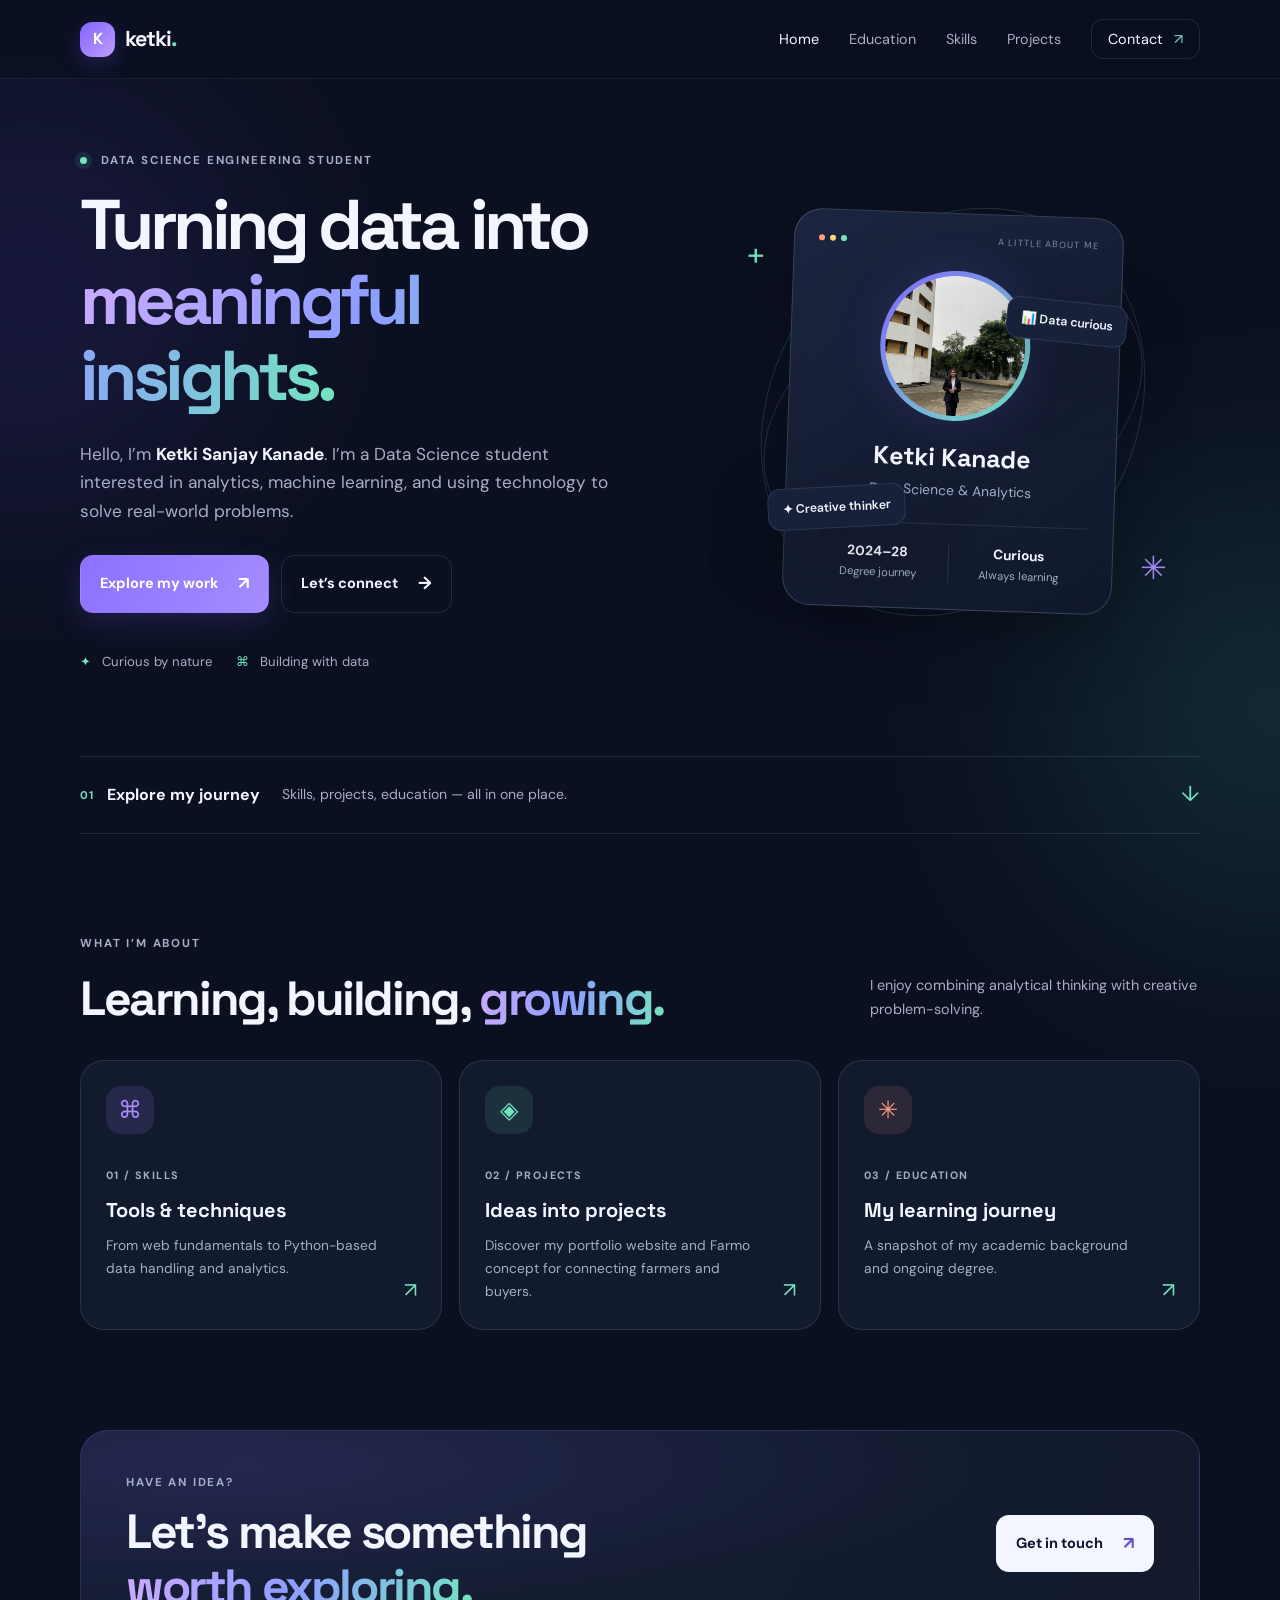
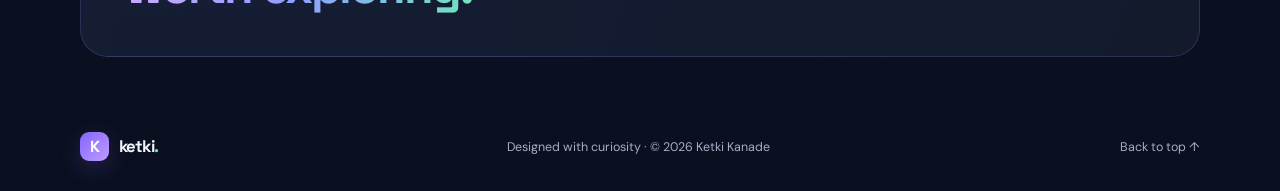
<file: index.html>
<!DOCTYPE html>
<html lang="en">
<head>
  <meta charset="UTF-8">
  <meta name="viewport" content="width=device-width, initial-scale=1.0">
  <meta name="theme-color" content="#10172a">
  <meta name="description" content="Ketki Sanjay Kanade — Data Science Engineering student portfolio.">
  <title>Ketki Kanade | Data Science Portfolio</title>
  <link rel="preconnect" href="https://fonts.googleapis.com">
  <link rel="preconnect" href="https://fonts.gstatic.com" crossorigin>
  <link href="https://fonts.googleapis.com/css2?family=DM+Sans:wght@400;500;600;700&family=Space+Grotesk:wght@400;500;600;700&display=swap" rel="stylesheet">
  <link rel="stylesheet" href="css/style.css">
  <script src="js/script.js" defer></script>
</head>
<body>
  <div class="ambient ambient-one"></div><div class="ambient ambient-two"></div>
  <header class="site-header">
    <nav class="nav wrap" aria-label="Main navigation">
      <a class="brand" href="index.html"><span class="brand-mark">K</span><span>ketki<span class="brand-dot">.</span></span></a>
      <button class="menu-toggle" aria-label="Toggle navigation" aria-expanded="false"><span></span><span></span><span></span></button>
      <ul class="nav-links">
        <li><a class="active" href="index.html">Home</a></li><li><a href="education.html">Education</a></li>
        <li><a href="skills.html">Skills</a></li><li><a href="projects.html">Projects</a></li><li><a class="nav-cta" href="contact.html">Contact <span>↗</span></a></li>
      </ul>
    </nav>
  </header>
  <main>
    <section class="hero wrap">
      <div class="hero-copy">
        <p class="eyebrow"><span class="status-dot"></span> DATA SCIENCE ENGINEERING STUDENT</p>
        <h1>Turning data into<br><span class="gradient-text">meaningful insights.</span></h1>
        <p class="hero-description">Hello, I’m <strong>Ketki Sanjay Kanade</strong>. I’m a Data Science student interested in analytics, machine learning, and using technology to solve real-world problems.</p>
        <div class="hero-actions"><a class="button button-primary" href="projects.html">Explore my work <span>↗</span></a><a class="button button-ghost" href="contact.html">Let’s connect <span>→</span></a></div>
        <div class="hero-meta"><span><span class="meta-icon">✦</span> Curious by nature</span><span><span class="meta-icon">⌘</span> Building with data</span></div>
      </div>
      <div class="hero-visual">
        <div class="visual-orbit orbit-one"></div><div class="visual-orbit orbit-two"></div>
        <div class="profile-card">
          <div class="profile-top"><span class="window-dots"><i></i><i></i><i></i></span><span class="tiny-label">A LITTLE ABOUT ME</span></div>
          <div class="avatar-frame"><img src="images/profile.jpeg" alt="Portrait of Ketki Sanjay Kanade" onerror="this.style.display='none';this.nextElementSibling.style.display='grid'"><div class="avatar-fallback">KK</div></div>
          <h2>Ketki Kanade</h2><p class="profile-role">Data Science &amp; Analytics</p>
          <div class="mini-stats"><div><strong>2024–28</strong><span>Degree journey</span></div><div><strong>Curious</strong><span>Always learning</span></div></div>
          <div class="floating-chip chip-top">📊 Data curious</div><div class="floating-chip chip-bottom">✦ Creative thinker</div>
        </div>
        <div class="decor decor-plus">+</div><div class="decor decor-spark">✳</div>
      </div>
    </section>
    <section class="intro-strip wrap"><div><span class="strip-number">01</span><span>Explore my journey</span></div><p>Skills, projects, education — all in one place.</p><a href="education.html" aria-label="Explore education">↓</a></section>
    <section class="section wrap"><div class="section-heading"><div><p class="eyebrow">WHAT I’M ABOUT</p><h2>Learning, building, <span class="gradient-text">growing.</span></h2></div><p class="section-note">I enjoy combining analytical thinking with creative problem-solving.</p></div>
      <div class="feature-grid">
        <a class="feature-card feature-purple" href="skills.html"><span class="feature-icon">⌘</span><span class="feature-index">01 / SKILLS</span><h3>Tools &amp; techniques</h3><p>From web fundamentals to Python-based data handling and analytics.</p><span class="card-arrow">↗</span></a>
        <a class="feature-card feature-green" href="projects.html"><span class="feature-icon">◈</span><span class="feature-index">02 / PROJECTS</span><h3>Ideas into projects</h3><p>Discover my portfolio website and Farmo concept for connecting farmers and buyers.</p><span class="card-arrow">↗</span></a>
        <a class="feature-card feature-orange" href="education.html"><span class="feature-icon">✳</span><span class="feature-index">03 / EDUCATION</span><h3>My learning journey</h3><p>A snapshot of my academic background and ongoing degree.</p><span class="card-arrow">↗</span></a>
      </div>
    </section>
    <section class="contact-banner wrap"><div><p class="eyebrow">HAVE AN IDEA?</p><h2>Let’s make something<br><span class="gradient-text">worth exploring.</span></h2></div><a class="button button-light" href="contact.html">Get in touch <span>↗</span></a></section>
  </main>
  <footer class="footer wrap"><a class="brand" href="index.html"><span class="brand-mark">K</span><span>ketki<span class="brand-dot">.</span></span></a><p>Designed with curiosity · © <span class="year"></span> Ketki Kanade</p><a href="#top" class="back-top">Back to top ↑</a></footer>
</body>
</html>
</file>
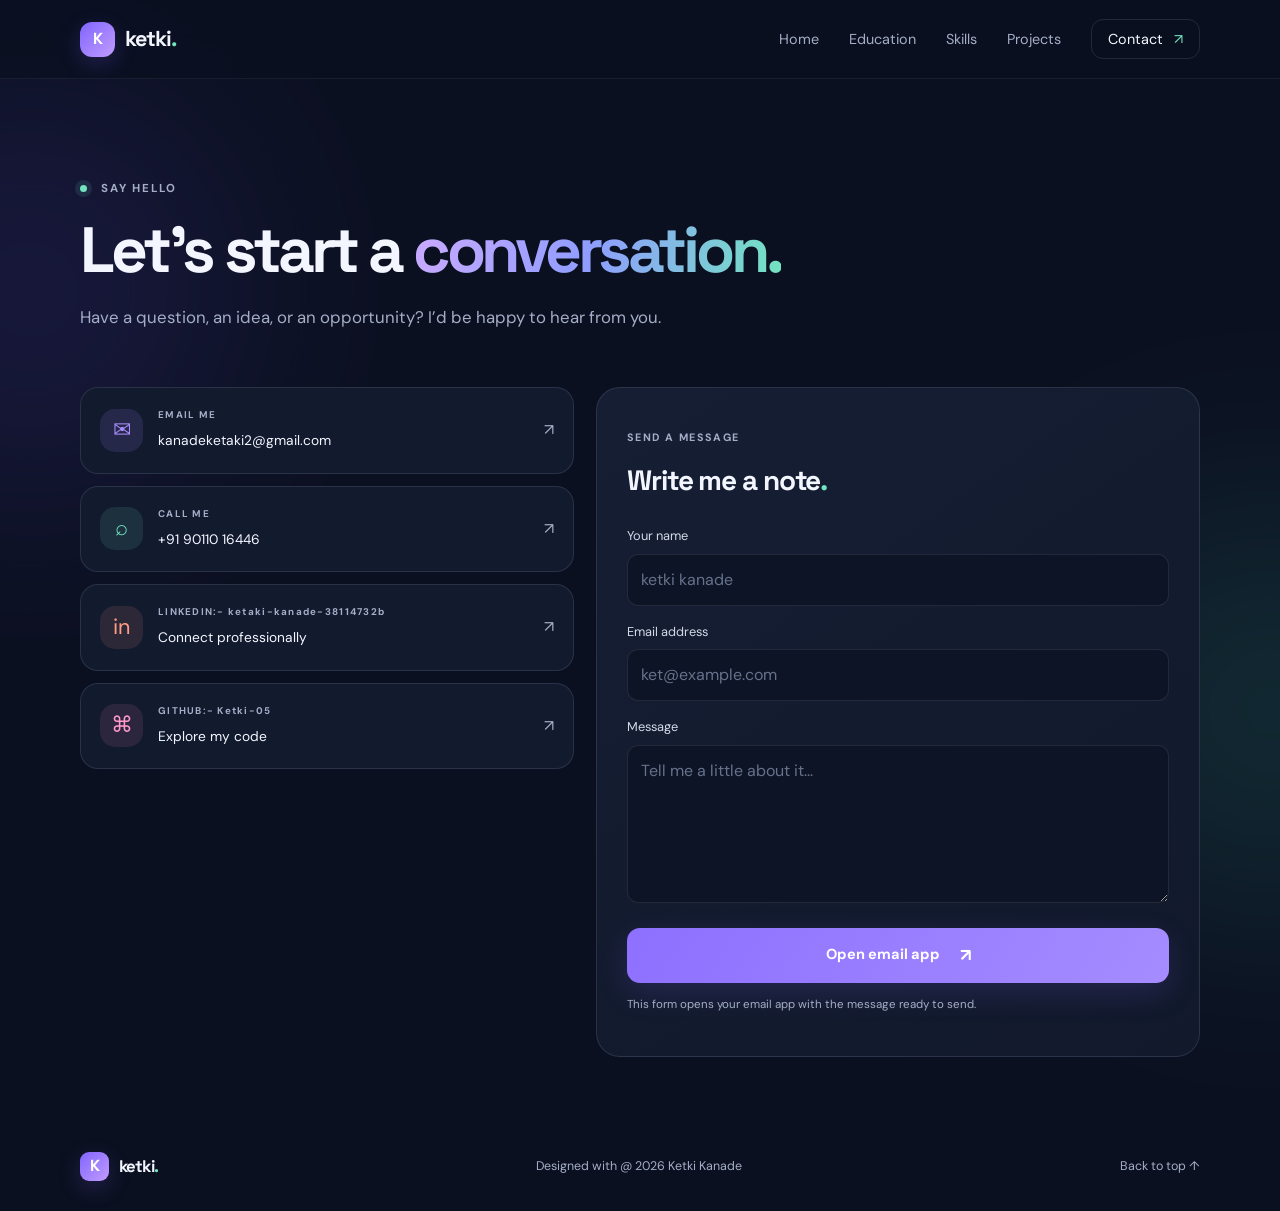
<file: contact.html>
<!DOCTYPE html>
<html lang="en">

<head>
    <meta charset="UTF-8">
    <meta name="viewport" content="width=device-width, initial-scale=1.0">

    <title>Contact | Ketki Kanade</title>

    <!-- Google Fonts -->
    <link rel="preconnect" href="https://fonts.googleapis.com">

    <link
        href="https://fonts.googleapis.com/css2?family=DM+Sans:wght@400;500;600;700&family=Space+Grotesk:wght@400;500;600;700&display=swap"
        rel="stylesheet"
    >

    <!-- CSS Stylesheet -->
    <link rel="stylesheet" href="css/style.css">

    <!-- JavaScript File -->
    <script src="js/script.js" defer></script>
</head>

<body>

    <!-- Background Effects -->
    <div class="ambient ambient-one"></div>
    <div class="ambient ambient-two"></div>

    <!-- Header and Navigation -->
    <header class="site-header">

        <nav class="nav wrap" aria-label="Main navigation">

            <!-- Website Logo -->
            <a class="brand" href="index.html">
                <span class="brand-mark">K</span>

                <span>
                    ketki<span class="brand-dot">.</span>
                </span>
            </a>

            <!-- Mobile Navigation Button -->
            <button
                class="menu-toggle"
                aria-label="Toggle navigation"
                aria-expanded="false"
            >
                <span></span>
                <span></span>
                <span></span>
            </button>

            <!-- Navigation Links -->
            <ul class="nav-links">

                <li>
                    <a href="index.html">Home</a>
                </li>

                <li>
                    <a href="education.html">Education</a>
                </li>

                <li>
                    <a href="skills.html">Skills</a>
                </li>

                <li>
                    <a href="projects.html">Projects</a>
                </li>

                <li>
                    <a class="nav-cta active" href="contact.html">
                        Contact <span>↗</span>
                    </a>
                </li>

            </ul>

        </nav>

    </header>

    <!-- Main Content -->
    <main class="wrap inner-page">

        <!-- Contact Page Introduction -->
        <section class="page-hero">

            <p class="eyebrow">
                <span class="status-dot"></span>
                SAY HELLO
            </p>

            <h1>
                Let’s start a
                <span class="gradient-text">conversation.</span>
            </h1>

            <p>
                Have a question, an idea, or an opportunity?
                I’d be happy to hear from you.
            </p>

        </section>

        <!-- Contact Layout -->
        <section class="contact-layout">

            <!-- Contact Details -->
            <div class="contact-details">

                <!-- Email -->
                <article class="contact-detail">

                    <span class="contact-icon purple-icon">
                        ✉
                    </span>

                    <div>
                        <p class="card-kicker">EMAIL ME</p>

                        <a href="mailto:kanadeketaki2@gmail.com">
                            kanadeketaki2@gmail.com
                        </a>
                    </div>

                    <span class="detail-arrow">↗</span>

                </article>

                <!-- Phone Number -->
                <article class="contact-detail">

                    <span class="contact-icon green-icon">
                        ⌕
                    </span>

                    <div>
                        <p class="card-kicker">CALL ME</p>

                        <a href="tel:+919011016446">
                            +91 90110 16446
                        </a>
                    </div>

                    <span class="detail-arrow">↗</span>

                </article>

                <!-- LinkedIn -->
                <article class="contact-detail">

                    <span class="contact-icon orange-icon">
                        in
                    </span>

                    <div>
                        <p class="card-kicker">LINKEDIN:- ketaki-kanade-38114732b</p>

                        <a
                            href="https://www.linkedin.com/in/ketaki-kanade-38114732b"
                            target="_blank"
                            rel="noopener noreferrer"
                        
                        >
                            Connect professionally
                        </a>
                    </div>

                    <span class="detail-arrow">↗</span>

                </article>

                <!-- GitHub -->
                <article class="contact-detail">

                    <span class="contact-icon pink-icon">
                        ⌘
                    </span>

                    <div>
                        <p class="card-kicker">GITHUB:- Ketki-05</p>

                        <a
                            href="https://github.com/Ketki-05"
                            target="_blank"
                            rel="noopener noreferrer"
                        >
                            Explore my code
                        </a>
                    </div>

                    <span class="detail-arrow">↗</span>

                </article>

            </div>

            <!-- Contact Form -->
            <form class="contact-form" id="contact-form">

                <p class="card-kicker">
                    SEND A MESSAGE
                </p>

                <h2>
                    Write me a note<span class="brand-dot">.</span>
                </h2>

                <!-- Name Field -->
                <label for="name">
                    Your name
                </label>

                <input
                    id="name"
                    name="name"
                    type="text"
                    placeholder="ketki kanade "
                    required
                >

                <!-- Email Field -->
                <label for="email">
                    Email address
                </label>

                <input
                    id="email"
                    name="email"
                    type="email"
                    placeholder="ket@example.com"
                    required
                >

                <!-- Message Field -->
                <label for="message">
                    Message
                </label>

                <textarea
                    id="message"
                    name="message"
                    rows="5"
                    placeholder="Tell me a little about it..."
                    required
                ></textarea>

                <!-- Submit Button -->
                <button
                    class="button button-primary form-submit"
                    type="submit"
                >
                    Open email app <span>↗</span>
                </button>

                <!-- Form Information -->
                <p class="form-note">
                    This form opens your email app with the
                    message ready to send.
                </p>

                <!-- Form Status Message -->
                <p
                    class="form-status"
                    aria-live="polite"
                ></p>

            </form>

        </section>

    </main>

    <!-- Footer -->
    <footer class="footer wrap">

        <!-- Footer Logo -->
        <a class="brand" href="index.html">

            <span class="brand-mark">K</span>

            <span>
                ketki<span class="brand-dot">.</span>
            </span>

        </a>

        <!-- Copyright -->
        <p>
            Designed with @
            <span class="year"></span>
            Ketki Kanade
        </p>

        <!-- Back to Top -->
        <a href="#" class="back-top">
            Back to top ↑
        </a>

    </footer>

</body>

</html>
</file>
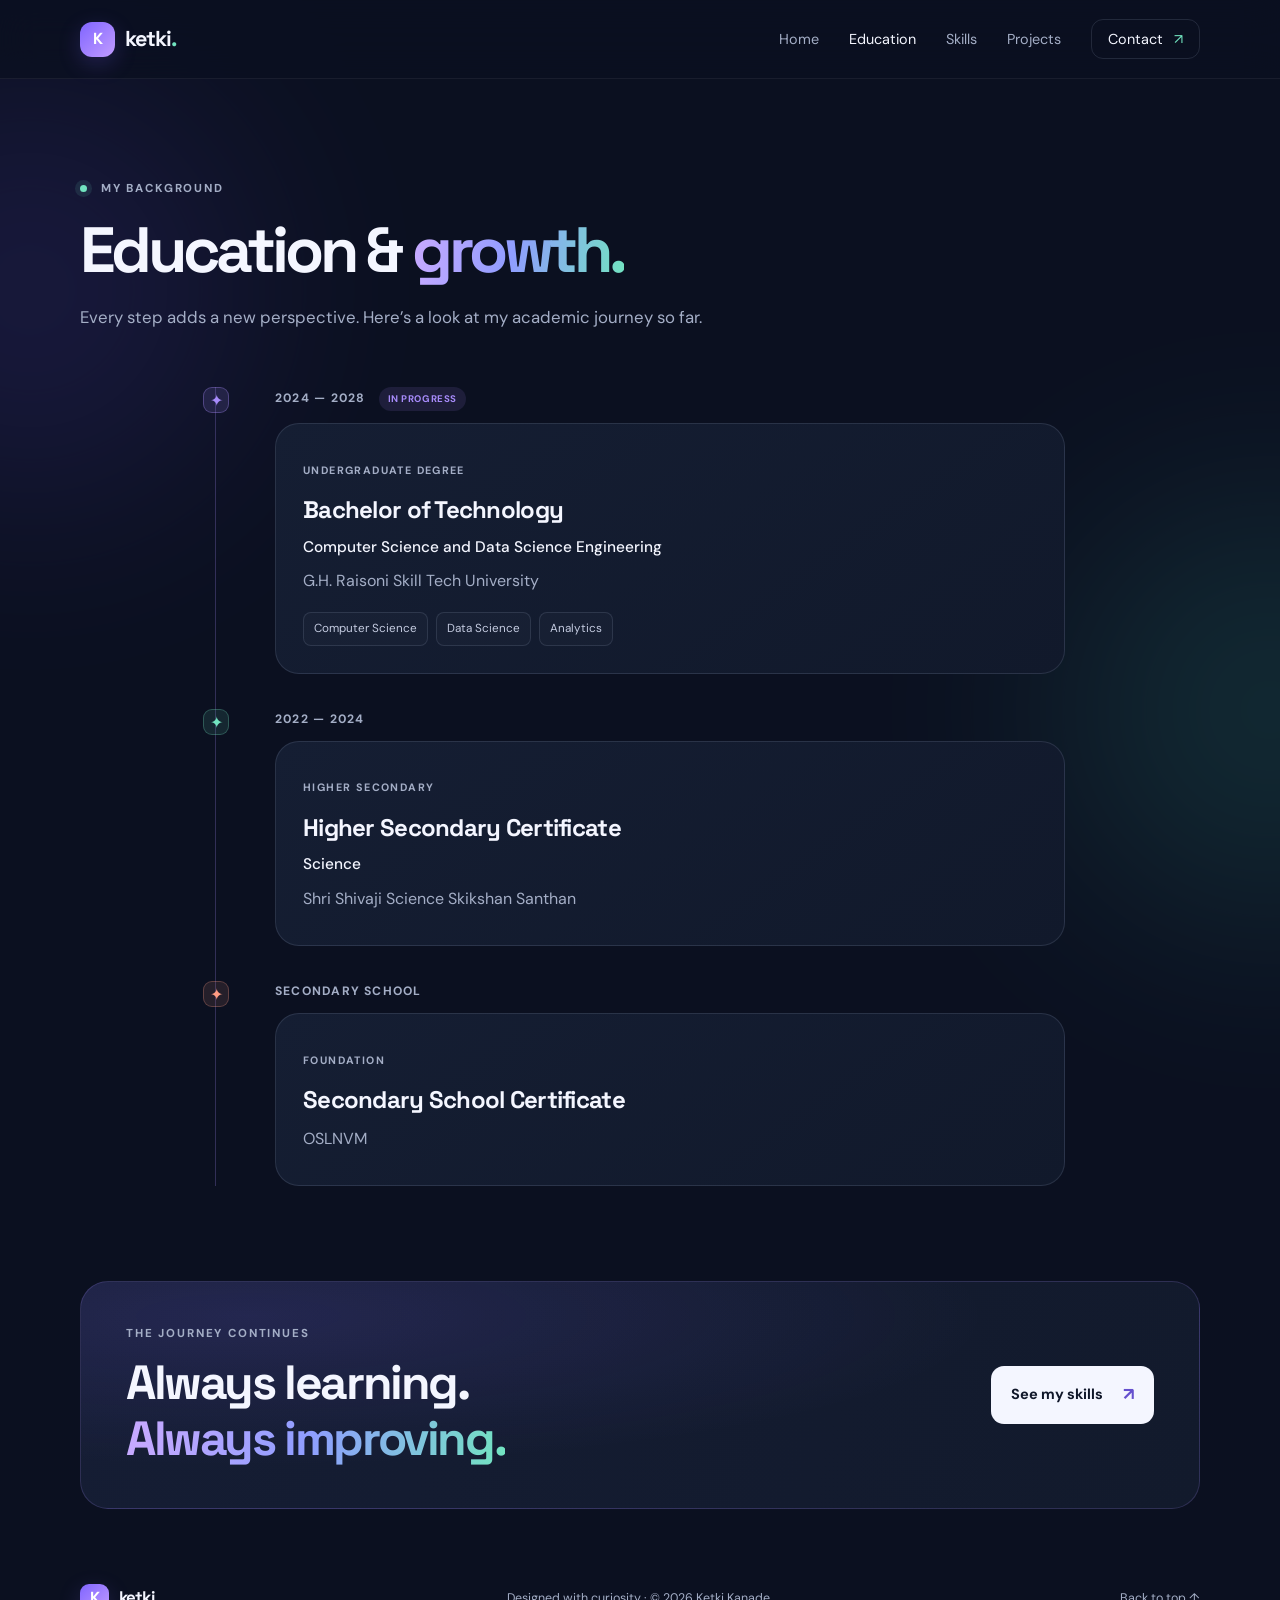
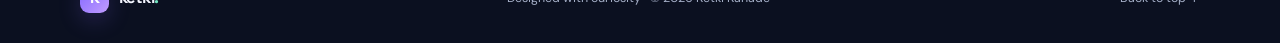
<file: education.html>
<!DOCTYPE html>
<html lang="en"><head><meta charset="UTF-8"><meta name="viewport" content="width=device-width, initial-scale=1.0"><title>Education | Ketki Kanade</title><link rel="preconnect" href="https://fonts.googleapis.com"><link href="https://fonts.googleapis.com/css2?family=DM+Sans:wght@400;500;600;700&family=Space+Grotesk:wght@400;500;600;700&display=swap" rel="stylesheet"><link rel="stylesheet" href="css/style.css"><script src="js/script.js" defer></script></head>
<body><div class="ambient ambient-one"></div><div class="ambient ambient-two"></div><header class="site-header"><nav class="nav wrap" aria-label="Main navigation"><a class="brand" href="index.html"><span class="brand-mark">K</span><span>ketki<span class="brand-dot">.</span></span></a><button class="menu-toggle" aria-label="Toggle navigation" aria-expanded="false"><span></span><span></span><span></span></button><ul class="nav-links"><li><a href="index.html">Home</a></li><li><a class="active" href="education.html">Education</a></li><li><a href="skills.html">Skills</a></li><li><a href="projects.html">Projects</a></li><li><a class="nav-cta" href="contact.html">Contact <span>↗</span></a></li></ul></nav></header>
<main class="wrap inner-page"><section class="page-hero"><p class="eyebrow"><span class="status-dot"></span> MY BACKGROUND</p><h1>Education &amp; <span class="gradient-text">growth.</span></h1><p>Every step adds a new perspective. Here’s a look at my academic journey so far.</p></section>
<section class="timeline">
  <article class="timeline-item"><div class="timeline-marker">✦</div><div class="timeline-date">2024 — 2028 <span class="pill pill-purple">IN PROGRESS</span></div><div class="content-card"><p class="card-kicker">UNDERGRADUATE DEGREE</p><h2>Bachelor of Technology</h2><h3>Computer Science and Data Science Engineering</h3><p class="muted">G.H. Raisoni Skill Tech University</p><div class="tag-row"><span class="tag">Computer Science</span><span class="tag">Data Science</span><span class="tag">Analytics</span></div></div></article>
  <article class="timeline-item"><div class="timeline-marker marker-green">✦</div><div class="timeline-date">2022 — 2024</div><div class="content-card"><p class="card-kicker">HIGHER SECONDARY</p><h2>Higher Secondary Certificate</h2><h3>Science</h3><p class="muted">Shri Shivaji Science Skikshan Santhan</p></div></article>
  <article class="timeline-item"><div class="timeline-marker marker-orange">✦</div><div class="timeline-date">SECONDARY SCHOOL</div><div class="content-card"><p class="card-kicker">FOUNDATION</p><h2>Secondary School Certificate</h2><p class="muted">OSLNVM</p></div></article>
</section>
<section class="contact-banner"><div><p class="eyebrow">THE JOURNEY CONTINUES</p><h2>Always learning.<br><span class="gradient-text">Always improving.</span></h2></div><a class="button button-light" href="skills.html">See my skills <span>↗</span></a></section></main>
<footer class="footer wrap"><a class="brand" href="index.html"><span class="brand-mark">K</span><span>ketki<span class="brand-dot">.</span></span></a><p>Designed with curiosity · © <span class="year"></span> Ketki Kanade</p><a href="#" class="back-top">Back to top ↑</a></footer></body></html>
</file>
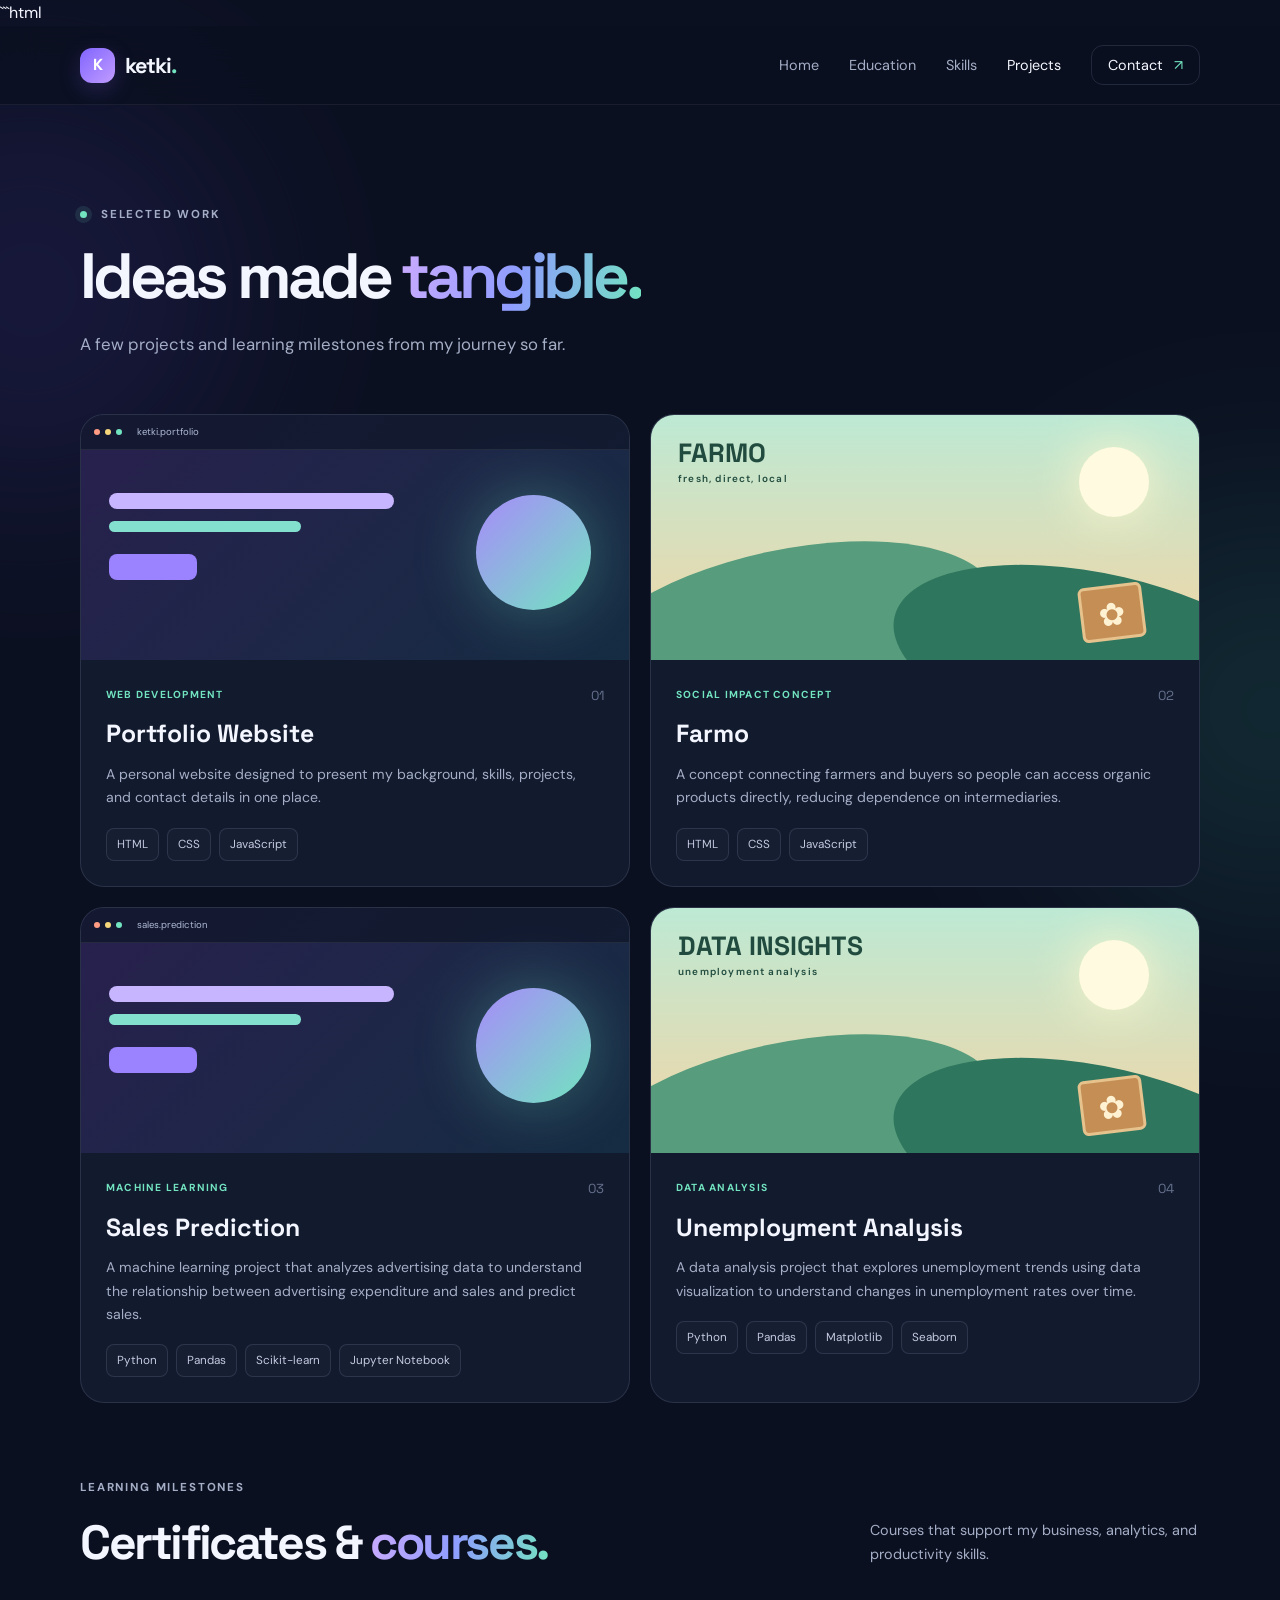
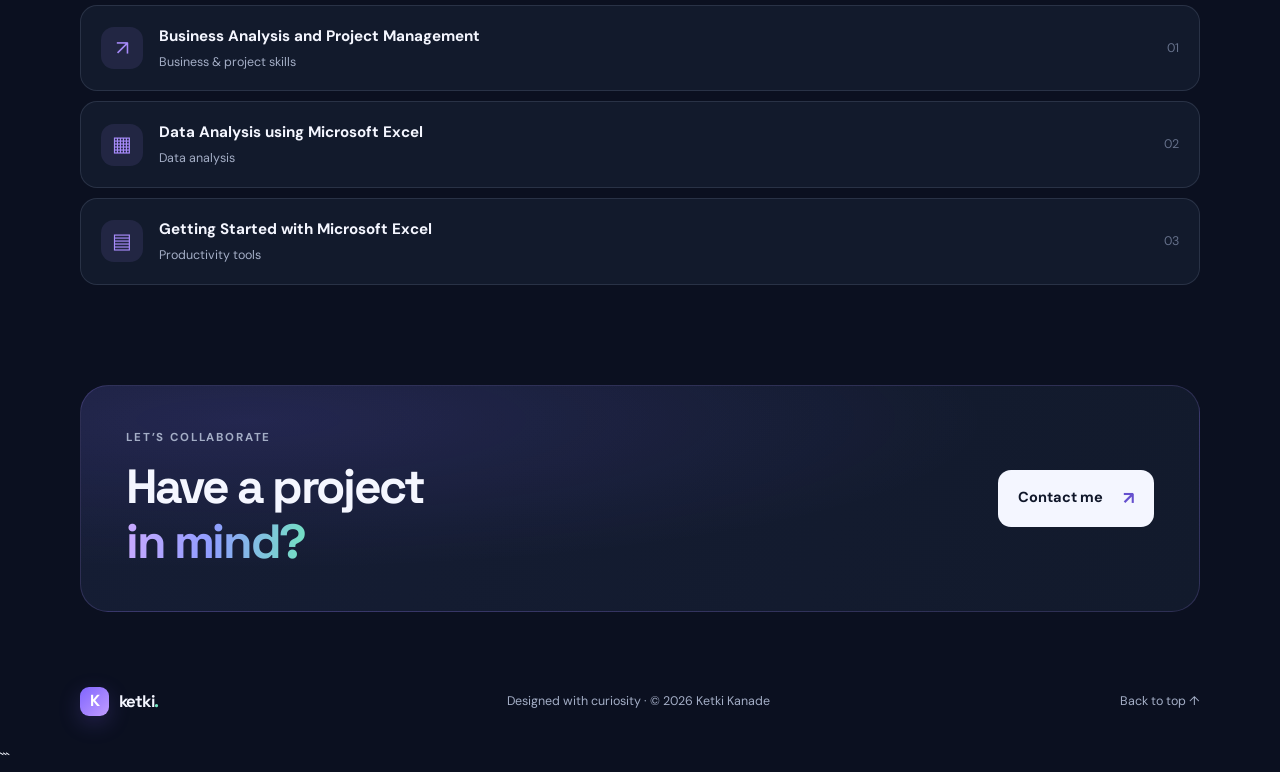
<file: projects.html>
```html
<!DOCTYPE html>
<html lang="en">

<head>
    <meta charset="UTF-8">
    <meta name="viewport" content="width=device-width, initial-scale=1.0">

    <title>Projects | Ketki Kanade</title>

    <!-- Google Fonts -->
    <link rel="preconnect" href="https://fonts.googleapis.com">

    <link
        href="https://fonts.googleapis.com/css2?family=DM+Sans:wght@400;500;600;700&family=Space+Grotesk:wght@400;500;600;700&display=swap"
        rel="stylesheet"
    >

    <!-- CSS -->
    <link rel="stylesheet" href="css/style.css">

    <!-- JavaScript -->
    <script src="js/script.js" defer></script>
</head>

<body>

    <!-- Background Effects -->
    <div class="ambient ambient-one"></div>
    <div class="ambient ambient-two"></div>

    <!-- Header and Navigation -->
    <header class="site-header">

        <nav class="nav wrap" aria-label="Main navigation">

            <a class="brand" href="index.html">
                <span class="brand-mark">K</span>

                <span>
                    ketki<span class="brand-dot">.</span>
                </span>
            </a>

            <!-- Mobile Menu Button -->
            <button
                class="menu-toggle"
                aria-label="Toggle navigation"
                aria-expanded="false"
            >
                <span></span>
                <span></span>
                <span></span>
            </button>

            <!-- Navigation Links -->
            <ul class="nav-links">

                <li>
                    <a href="index.html">Home</a>
                </li>

                <li>
                    <a href="education.html">Education</a>
                </li>

                <li>
                    <a href="skills.html">Skills</a>
                </li>

                <li>
                    <a class="active" href="projects.html">Projects</a>
                </li>

                <li>
                    <a class="nav-cta" href="contact.html">
                        Contact <span>↗</span>
                    </a>
                </li>

            </ul>

        </nav>

    </header>

    <!-- Main Content -->
    <main class="wrap inner-page">

        <!-- Page Introduction -->
        <section class="page-hero">

            <p class="eyebrow">
                <span class="status-dot"></span>
                SELECTED WORK
            </p>

            <h1>
                Ideas made
                <span class="gradient-text">tangible.</span>
            </h1>

            <p>
                A few projects and learning milestones from my journey so far.
            </p>

        </section>

        <!-- Projects Section -->
        <section class="project-grid">

            <!-- Project 1: Portfolio Website -->
            <article class="project-card project-portfolio">

                <div class="project-art art-browser">

                    <div class="browser-bar">
                        <i></i>
                        <i></i>
                        <i></i>

                        <span>ketki.portfolio</span>
                    </div>

                    <div class="browser-content">

                        <div class="art-line wide"></div>
                        <div class="art-line medium"></div>
                        <div class="art-button"></div>
                        <div class="art-orb"></div>

                    </div>

                </div>

                <div class="project-info">

                    <div class="project-topline">

                        <span class="project-type">
                            WEB DEVELOPMENT
                        </span>

                        <span class="project-number">01</span>

                    </div>

                    <h2>Portfolio Website</h2>

                    <p>
                        A personal website designed to present my background,
                        skills, projects, and contact details in one place.
                    </p>

                    <div class="tag-row">
                        <span class="tag">HTML</span>
                        <span class="tag">CSS</span>
                        <span class="tag">JavaScript</span>
                    </div>

                </div>

            </article>

            <!-- Project 2: Farmo -->
            <article class="project-card project-farmo">

                <div class="project-art art-farmo">

                    <div class="farm-sun"></div>

                    <div class="farm-hill hill-one"></div>
                    <div class="farm-hill hill-two"></div>

                    <div class="farm-label">
                        FARMO
                        <span>fresh, direct, local</span>
                    </div>

                    <div class="farm-crate">✿</div>

                </div>

                <div class="project-info">

                    <div class="project-topline">

                        <span class="project-type">
                            SOCIAL IMPACT CONCEPT
                        </span>

                        <span class="project-number">02</span>

                    </div>

                    <h2>Farmo</h2>

                    <p>
                        A concept connecting farmers and buyers so people
                        can access organic products directly, reducing
                        dependence on intermediaries.
                    </p>

                    <div class="tag-row">
                        <span class="tag">HTML</span>
                        <span class="tag">CSS</span>
                        <span class="tag">JavaScript</span>
                    </div>

                </div>

            </article>


            
          
<!-- Project 3: Sales Prediction -->
<article class="project-card project-portfolio">

    <div class="project-art art-browser">

        <div class="browser-bar">
            <i></i>
            <i></i>
            <i></i>
            <span>sales.prediction</span>
        </div>

        <div class="browser-content">
            <div class="art-line wide"></div>
            <div class="art-line medium"></div>
            <div class="art-button"></div>
            <div class="art-orb"></div>
        </div>

    </div>

    <div class="project-info">

        <div class="project-topline">
            <span class="project-type">MACHINE LEARNING</span>
            <span class="project-number">03</span>
        </div>

        <h2>Sales Prediction</h2>

        <p>
            A machine learning project that analyzes advertising data
            to understand the relationship between advertising
            expenditure and sales and predict sales.
        </p>

        <div class="tag-row">
            <span class="tag">Python</span>
            <span class="tag">Pandas</span>
            <span class="tag">Scikit-learn</span>
            <span class="tag">Jupyter Notebook</span>
        </div>

    </div>

</article>

<!-- Project 4: Unemployment Analysis -->
<article class="project-card project-farmo">

    <div class="project-art art-farmo">

        <div class="farm-sun"></div>
        <div class="farm-hill hill-one"></div>
        <div class="farm-hill hill-two"></div>

        <div class="farm-label">
            DATA INSIGHTS
            <span>unemployment analysis</span>
        </div>

        <div class="farm-crate">✿</div>

    </div>

    <div class="project-info">

        <div class="project-topline">
            <span class="project-type">DATA ANALYSIS</span>
            <span class="project-number">04</span>
        </div>

        <h2>Unemployment Analysis</h2>

        <p>
            A data analysis project that explores unemployment trends
            using data visualization to understand changes in
            unemployment rates over time.
        </p>

        <div class="tag-row">
            <span class="tag">Python</span>
            <span class="tag">Pandas</span>
            <span class="tag">Matplotlib</span>
            <span class="tag">Seaborn</span>
        </div>

    </div>

</article>


        </section>

        <!-- Certificates Section -->
        <section class="section certificate-section">

            <div class="section-heading">

                <div>

                    <p class="eyebrow">
                        LEARNING MILESTONES
                    </p>

                    <h2>
                        Certificates &amp;
                        <span class="gradient-text">courses.</span>
                    </h2>

                </div>

                <p class="section-note">
                    Courses that support my business, analytics,
                    and productivity skills.
                </p>

            </div>

            <!-- Certificate Cards -->
            <div class="certificate-grid">

                <!-- Certificate 1 -->
                <article class="certificate-card">

                    <span class="cert-icon">↗</span>

                    <div>
                        <h3>
                            Business Analysis and Project Management
                        </h3>

                        <p>Business &amp; project skills</p>
                    </div>

                    <span class="cert-number">01</span>

                </article>

                <!-- Certificate 2 -->
                <article class="certificate-card">

                    <span class="cert-icon green-icon">▦</span>

                    <div>
                        <h3>
                            Data Analysis using Microsoft Excel
                        </h3>

                        <p>Data analysis</p>
                    </div>

                    <span class="cert-number">02</span>

                </article>

                <!-- Certificate 3 -->
                <article class="certificate-card">

                    <span class="cert-icon orange-icon">▤</span>

                    <div>
                        <h3>
                            Getting Started with Microsoft Excel
                        </h3>

                        <p>Productivity tools</p>
                    </div>

                    <span class="cert-number">03</span>

                </article>

            </div>

        </section>

        <!-- Contact Banner -->
        <section class="contact-banner">

            <div>

                <p class="eyebrow">
                    LET’S COLLABORATE
                </p>

                <h2>
                    Have a project<br>
                    <span class="gradient-text">in mind?</span>
                </h2>

            </div>

            <a class="button button-light" href="contact.html">
                Contact me <span>↗</span>
            </a>

        </section>

    </main>

    <!-- Footer -->
    <footer class="footer wrap">

        <a class="brand" href="index.html">

            <span class="brand-mark">K</span>

            <span>
                ketki<span class="brand-dot">.</span>
            </span>

        </a>

        <p>
            Designed with curiosity · ©
            <span class="year"></span>
            Ketki Kanade
        </p>

        <a href="#" class="back-top">
            Back to top ↑
        </a>

    </footer>

</body>

</html>
```
</file>
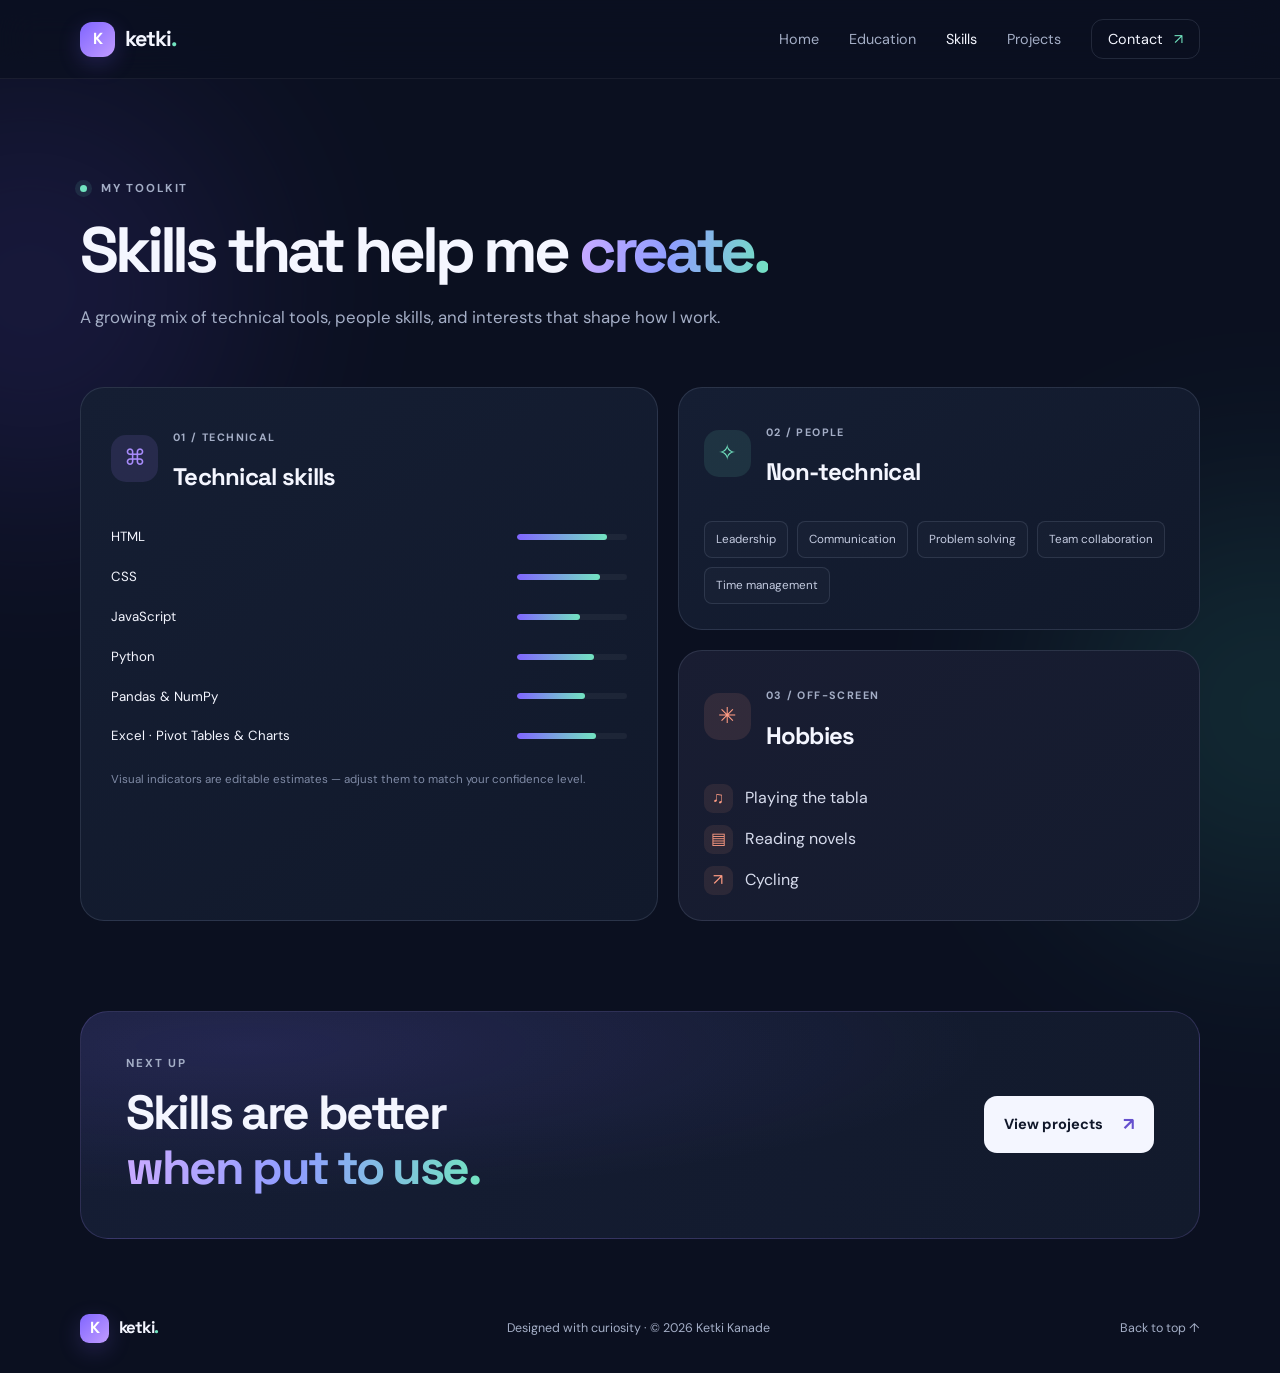
<file: skills.html>
<!DOCTYPE html>
<html lang="en"><head><meta charset="UTF-8"><meta name="viewport" content="width=device-width, initial-scale=1.0"><title>Skills | Ketki Kanade</title><link rel="preconnect" href="https://fonts.googleapis.com"><link href="https://fonts.googleapis.com/css2?family=DM+Sans:wght@400;500;600;700&family=Space+Grotesk:wght@400;500;600;700&display=swap" rel="stylesheet"><link rel="stylesheet" href="css/style.css"><script src="js/script.js" defer></script></head>
<body><div class="ambient ambient-one"></div><div class="ambient ambient-two"></div><header class="site-header"><nav class="nav wrap" aria-label="Main navigation"><a class="brand" href="index.html"><span class="brand-mark">K</span><span>ketki<span class="brand-dot">.</span></span></a><button class="menu-toggle" aria-label="Toggle navigation" aria-expanded="false"><span></span><span></span><span></span></button><ul class="nav-links"><li><a href="index.html">Home</a></li><li><a href="education.html">Education</a></li><li><a class="active" href="skills.html">Skills</a></li><li><a href="projects.html">Projects</a></li><li><a class="nav-cta" href="contact.html">Contact <span>↗</span></a></li></ul></nav></header>
<main class="wrap inner-page"><section class="page-hero"><p class="eyebrow"><span class="status-dot"></span> MY TOOLKIT</p><h1>Skills that help me <span class="gradient-text">create.</span></h1><p>A growing mix of technical tools, people skills, and interests that shape how I work.</p></section>
<section class="skill-layout"><article class="content-card skill-card"><div class="card-heading"><span class="large-icon purple-icon">⌘</span><div><p class="card-kicker">01 / TECHNICAL</p><h2>Technical skills</h2></div></div><div class="skill-list"><div class="skill-row"><span>HTML</span><span class="skill-line"><i style="width:82%"></i></span></div><div class="skill-row"><span>CSS</span><span class="skill-line"><i style="width:76%"></i></span></div><div class="skill-row"><span>JavaScript</span><span class="skill-line"><i style="width:58%"></i></span></div><div class="skill-row"><span>Python</span><span class="skill-line"><i style="width:70%"></i></span></div><div class="skill-row"><span>Pandas &amp; NumPy</span><span class="skill-line"><i style="width:62%"></i></span></div><div class="skill-row"><span>Excel · Pivot Tables &amp; Charts</span><span class="skill-line"><i style="width:72%"></i></span></div></div><p class="small-note">Visual indicators are editable estimates — adjust them to match your confidence level.</p></article>
<div class="skill-side"><article class="content-card"><div class="card-heading"><span class="large-icon green-icon">✧</span><div><p class="card-kicker">02 / PEOPLE</p><h2>Non-technical</h2></div></div><div class="tag-cloud"><span class="tag">Leadership</span><span class="tag">Communication</span><span class="tag">Problem solving</span><span class="tag">Team collaboration</span><span class="tag">Time management</span></div></article><article class="content-card hobby-card"><div class="card-heading"><span class="large-icon orange-icon">✳</span><div><p class="card-kicker">03 / OFF-SCREEN</p><h2>Hobbies</h2></div></div><ul class="hobby-list"><li><span>♫</span> Playing the tabla</li><li><span>▤</span> Reading novels</li><li><span>↗</span> Cycling</li></ul></article></div></section>
<section class="contact-banner"><div><p class="eyebrow">NEXT UP</p><h2>Skills are better<br><span class="gradient-text">when put to use.</span></h2></div><a class="button button-light" href="projects.html">View projects <span>↗</span></a></section></main>
<footer class="footer wrap"><a class="brand" href="index.html"><span class="brand-mark">K</span><span>ketki<span class="brand-dot">.</span></span></a><p>Designed with curiosity · © <span class="year"></span> Ketki Kanade</p><a href="#" class="back-top">Back to top ↑</a></footer></body></html>
</file>
<file: css/style.css>
/* Ketki Kanade portfolio — midnight navy, electric violet, mint and coral */
:root{--bg:#0b1020;--surface:#121a2e;--surface-2:#17213a;--text:#f4f6ff;--muted:#a4aec6;--purple:#a78bfa;--violet:#8065ff;--mint:#72e4c0;--coral:#ff9c83;--line:rgba(206,216,255,.12);--radius:24px;--shadow:0 24px 70px rgba(0,0,0,.25)}
*{box-sizing:border-box}html{scroll-behavior:smooth}body{margin:0;background:var(--bg);color:var(--text);font-family:"DM Sans",sans-serif;line-height:1.65;overflow-x:hidden}a{color:inherit;text-decoration:none}button,input,textarea{font:inherit}.wrap{width:min(1120px,calc(100% - 48px));margin-inline:auto}.ambient{position:absolute;width:420px;height:420px;border-radius:50%;filter:blur(110px);opacity:.13;pointer-events:none;z-index:-1}.ambient-one{top:80px;left:-180px;background:#7557ff}.ambient-two{top:500px;right:-200px;background:#43d9b4}.site-header{position:sticky;top:0;z-index:20;background:rgba(11,16,32,.78);backdrop-filter:blur(18px);border-bottom:1px solid rgba(255,255,255,.06)}.nav{height:78px;display:flex;align-items:center;justify-content:space-between}.brand{display:inline-flex;align-items:center;gap:10px;font-family:"Space Grotesk",sans-serif;font-size:1.35rem;font-weight:700;letter-spacing:-.05em}.brand-mark{display:grid;place-items:center;width:35px;height:35px;border-radius:12px;background:linear-gradient(135deg,var(--violet),#c19cff);color:#fff;font-size:1rem;box-shadow:0 7px 22px #8065ff35}.brand-dot{color:var(--mint)}.nav-links{list-style:none;display:flex;align-items:center;gap:30px;margin:0;padding:0}.nav-links a{color:var(--muted);font-size:.9rem;transition:color .2s}.nav-links a:hover,.nav-links a.active{color:var(--text)}.nav-links .nav-cta{padding:10px 16px;border:1px solid var(--line);border-radius:12px;color:var(--text)}.nav-cta span{color:var(--mint);margin-left:7px}.menu-toggle{display:none;background:none;border:0;color:white}.hero{min-height:660px;display:grid;grid-template-columns:1.08fr .92fr;align-items:center;gap:48px;padding-block:72px 84px}.eyebrow{font-size:.72rem;letter-spacing:.16em;font-weight:700;color:var(--muted);margin:0 0 18px}.status-dot{display:inline-block;width:7px;height:7px;background:var(--mint);border-radius:50%;margin-right:9px;box-shadow:0 0 0 5px #72e4c01b}.hero h1,.page-hero h1{font-family:"Space Grotesk",sans-serif;font-size:clamp(2.8rem,5.5vw,4.8rem);line-height:1.07;letter-spacing:-.065em;margin:0;font-weight:700}.gradient-text{background:linear-gradient(100deg,#c5a9ff 5%,#8f9dff 48%,#72e4c0 100%);-webkit-background-clip:text;background-clip:text;color:transparent}.hero-description{color:var(--muted);font-size:1.08rem;max-width:550px;margin:26px 0 30px}.hero-description strong{color:var(--text)}.hero-actions{display:flex;gap:12px;flex-wrap:wrap}.button{display:inline-flex;align-items:center;justify-content:center;gap:20px;padding:13px 19px;border-radius:13px;font-weight:700;font-size:.91rem;border:1px solid transparent;transition:transform .2s,box-shadow .2s}.button:hover{transform:translateY(-3px)}.button-primary{background:linear-gradient(120deg,#8d70ff,#a58cff);color:white;box-shadow:0 10px 30px #8065ff2b}.button-primary:hover{box-shadow:0 15px 35px #8065ff40}.button-ghost{border-color:var(--line);color:var(--text)}.button span{font-size:1.1rem}.hero-meta{display:flex;gap:24px;flex-wrap:wrap;margin-top:38px;color:var(--muted);font-size:.82rem}.meta-icon{color:var(--mint);margin-right:7px}.hero-visual{position:relative;display:grid;place-items:center;min-height:440px}.profile-card{width:min(330px,85%);padding:20px 24px 25px;text-align:center;border:1px solid rgba(214,220,255,.18);border-radius:28px;background:linear-gradient(145deg,rgba(29,39,66,.95),rgba(17,24,43,.94));box-shadow:var(--shadow);position:relative;z-index:2;transform:rotate(2deg)}.profile-top{display:flex;align-items:center;justify-content:space-between;margin-bottom:22px}.window-dots{display:flex;gap:5px}.window-dots i{width:6px;height:6px;border-radius:50%;background:#ff9c83}.window-dots i:nth-child(2){background:#f6d879}.window-dots i:nth-child(3){background:var(--mint)}.tiny-label{font-size:.57rem;letter-spacing:.12em;color:#7e8ba8}.avatar-frame{width:150px;height:150px;border-radius:50%;padding:5px;margin:auto;background:linear-gradient(135deg,var(--violet),var(--mint));box-shadow:0 0 45px #8065ff26;overflow:hidden}.avatar-frame img{width:100%;height:100%;object-fit:cover;border-radius:50%;position:relative;z-index:1}.avatar-fallback{display:none;place-items:center;width:100%;height:100%;border-radius:50%;background:linear-gradient(145deg,#443c7e,#1c655f);font-family:"Space Grotesk",sans-serif;font-size:2.5rem;font-weight:700}.profile-card h2{font-family:"Space Grotesk",sans-serif;font-size:1.55rem;margin:17px 0 0}.profile-role{margin:0;color:var(--muted);font-size:.86rem}.mini-stats{display:grid;grid-template-columns:1fr 1fr;border-top:1px solid var(--line);margin-top:22px;padding-top:18px}.mini-stats div+div{border-left:1px solid var(--line)}.mini-stats strong,.mini-stats span{display:block}.mini-stats strong{font-size:.85rem}.mini-stats span{font-size:.7rem;color:var(--muted)}.visual-orbit{position:absolute;border:1px solid #a78bfa36;border-radius:50%;transform:rotate(-25deg)}.orbit-one{width:400px;height:260px}.orbit-two{width:360px;height:430px;transform:rotate(35deg);border-color:#72e4c02b}.floating-chip{position:absolute;padding:10px 14px;border:1px solid var(--line);border-radius:13px;background:#17213a;box-shadow:var(--shadow);font-size:.77rem;font-weight:600;z-index:3}.chip-top{right:-7px;top:83px;transform:rotate(4deg)}.chip-bottom{left:-18px;bottom:76px;transform:rotate(-5deg)}.decor{position:absolute;font-size:2rem;color:var(--mint)}.decor-plus{top:36px;left:40px}.decor-spark{bottom:37px;right:33px;color:var(--purple)}.intro-strip{display:flex;align-items:center;gap:22px;padding:20px 0;border-top:1px solid var(--line);border-bottom:1px solid var(--line)}.intro-strip>div{display:flex;gap:13px;align-items:center;font-weight:700}.strip-number{font-size:.7rem;color:var(--mint);letter-spacing:.1em}.intro-strip p{color:var(--muted);margin:0 auto 0 0;font-size:.88rem}.intro-strip>a{font-size:1.35rem;color:var(--mint)}.section{padding-block:100px}.section-heading{display:flex;justify-content:space-between;align-items:end;gap:30px;margin-bottom:34px}.section-heading h2,.contact-banner h2{font-family:"Space Grotesk",sans-serif;font-size:clamp(2rem,4vw,3rem);line-height:1.15;letter-spacing:-.05em;margin:0}.section-note{max-width:330px;color:var(--muted);font-size:.9rem;margin:0 0 4px}.feature-grid{display:grid;grid-template-columns:repeat(3,1fr);gap:17px}.feature-card{position:relative;min-height:270px;padding:25px;border:1px solid var(--line);border-radius:var(--radius);background:var(--surface);overflow:hidden;transition:transform .25s,border-color .25s}.feature-card:hover{transform:translateY(-6px);border-color:#a78bfa65}.feature-icon{display:grid;place-items:center;width:48px;height:48px;border-radius:15px;font-size:1.5rem;margin-bottom:27px}.feature-purple .feature-icon{background:#a78bfa20;color:var(--purple)}.feature-green .feature-icon{background:#72e4c01c;color:var(--mint)}.feature-orange .feature-icon{background:#ff9c831c;color:var(--coral)}.feature-index,.card-kicker{font-size:.67rem;letter-spacing:.13em;font-weight:700;color:var(--muted)}.feature-card h3{font-family:"Space Grotesk",sans-serif;font-size:1.25rem;margin:7px 0}.feature-card p{font-size:.86rem;color:var(--muted);max-width:280px;margin:0}.card-arrow{position:absolute;right:24px;bottom:22px;font-size:1.3rem;color:var(--mint)}.contact-banner{display:flex;justify-content:space-between;align-items:center;gap:30px;padding:42px 45px;margin-bottom:75px;border:1px solid #a78bfa30;border-radius:28px;background:radial-gradient(ellipse at 15% 15%,#8065ff24,transparent 55%),linear-gradient(110deg,#151d34,#121a2c)}.contact-banner .eyebrow{margin-bottom:12px}.button-light{background:var(--text);color:#10172a;white-space:nowrap}.button-light span{color:#6550ce}.footer{display:flex;align-items:center;justify-content:space-between;gap:20px;padding:0 0 30px;color:var(--muted);font-size:.78rem}.footer .brand{color:var(--text);font-size:1.05rem}.footer .brand-mark{width:29px;height:29px;border-radius:9px}.footer p{margin:0}.back-top{color:var(--muted)}.back-top:hover{color:var(--mint)}
/* Interior pages */.inner-page{padding-top:68px}.page-hero{max-width:760px;padding:32px 0 55px}.page-hero h1{font-size:clamp(2.7rem,5vw,4.2rem)}.page-hero>p:last-child{color:var(--muted);font-size:1.05rem;max-width:650px;margin:20px 0 0}.timeline{max-width:850px;margin:0 auto 95px;padding-left:34px;border-left:1px solid #a78bfa40}.timeline-item{position:relative;padding:0 0 35px 25px}.timeline-item:last-child{padding-bottom:0}.timeline-marker{position:absolute;left:-47px;top:0;display:grid;place-items:center;width:26px;height:26px;border-radius:9px;background:#a78bfa22;color:var(--purple);border:1px solid #a78bfa55}.marker-green{color:var(--mint);background:#72e4c01c;border-color:#72e4c044}.marker-orange{color:var(--coral);background:#ff9c831c;border-color:#ff9c8344}.timeline-date{font-size:.76rem;letter-spacing:.1em;font-weight:700;color:var(--muted);margin:0 0 12px}.pill{display:inline-block;padding:4px 9px;border-radius:30px;font-size:.6rem;letter-spacing:.06em;margin-left:9px}.pill-purple{color:var(--purple);background:#a78bfa1e}.content-card{border:1px solid var(--line);background:linear-gradient(145deg,#151e33,#11192b);border-radius:var(--radius);padding:27px}.content-card h2{font-family:"Space Grotesk",sans-serif;font-size:1.5rem;letter-spacing:-.03em;margin:5px 0}.content-card h3{font-size:.96rem;font-weight:500;margin:0 0 8px}.muted{color:var(--muted);margin:6px 0}.tag-row,.tag-cloud{display:flex;flex-wrap:wrap;gap:8px}.tag-row{margin-top:18px}.tag{font-size:.73rem;color:#c4cbe0;border:1px solid var(--line);background:#ffffff05;border-radius:8px;padding:6px 10px}.skill-layout{display:grid;grid-template-columns:1.05fr .95fr;gap:20px;margin-bottom:90px}.skill-card{padding:30px}.card-heading{display:flex;align-items:center;gap:15px;margin-bottom:27px}.card-heading h2{margin:2px 0}.large-icon,.contact-icon{display:grid;place-items:center;flex-shrink:0;width:47px;height:47px;border-radius:15px;font-size:1.35rem}.purple-icon{background:#a78bfa20;color:var(--purple)}.green-icon{background:#72e4c01c;color:var(--mint)}.orange-icon{background:#ff9c831c;color:var(--coral)}.pink-icon{background:#ff80bf1b;color:#ff9acb}.skill-list{display:grid;gap:18px}.skill-row{display:grid;grid-template-columns:1fr 110px;align-items:center;gap:14px;font-size:.83rem}.skill-line{height:6px;background:#ffffff0c;border-radius:10px;overflow:hidden}.skill-line i{display:block;height:100%;border-radius:10px;background:linear-gradient(90deg,var(--violet),var(--mint))}.small-note{color:#7f8aa5;font-size:.72rem;margin:23px 0 0}.skill-side{display:grid;gap:20px}.skill-side .content-card{padding:25px}.tag-cloud{gap:9px}.tag-cloud .tag{padding:8px 11px}.hobby-card{background:linear-gradient(145deg,#191d32,#141b2e)}.hobby-list{list-style:none;margin:0;padding:0;display:grid;gap:12px}.hobby-list li{display:flex;gap:12px;align-items:center;color:#d7dced}.hobby-list li span{display:grid;place-items:center;width:29px;height:29px;border-radius:9px;background:#ff9c8318;color:var(--coral)}.project-grid{display:grid;grid-template-columns:1fr 1fr;gap:20px;margin-bottom:60px}.project-card{border:1px solid var(--line);border-radius:var(--radius);background:var(--surface);overflow:hidden;transition:transform .25s,border-color .25s}.project-card:hover{transform:translateY(-5px);border-color:#a78bfa55}.project-art{height:245px;position:relative;overflow:hidden}.art-browser{background:linear-gradient(135deg,#28204e,#152c42)}.browser-bar{height:35px;display:flex;align-items:center;gap:5px;padding:0 13px;background:#10172bc9;border-bottom:1px solid #ffffff13}.browser-bar i{width:6px;height:6px;background:#ff9c83;border-radius:50%}.browser-bar i:nth-child(2){background:#f5d67b}.browser-bar i:nth-child(3){background:var(--mint)}.browser-bar span{font-size:.6rem;color:#aeb9d4;margin-left:10px}.browser-content{position:absolute;inset:35px 0 0;padding:43px 28px}.art-line{height:11px;border-radius:10px;background:#c8b5ff;margin-bottom:12px}.art-line.wide{width:58%;height:16px}.art-line.medium{width:39%;background:#83dfce}.art-button{width:88px;height:26px;border-radius:8px;background:#9b82ff;margin-top:22px}.art-orb{position:absolute;right:38px;top:45px;width:115px;height:115px;border-radius:50%;background:linear-gradient(135deg,#a78bfa,#72e4c0);box-shadow:0 0 65px #72e4c055}.art-farmo{background:linear-gradient(180deg,#bde9d4 0%,#f4d5a4 100%)}.farm-sun{position:absolute;right:50px;top:32px;width:70px;height:70px;background:#fffae0;border-radius:50%;box-shadow:0 0 50px #fff8cf}.farm-hill{position:absolute;bottom:-70px;width:430px;height:180px;border-radius:50%}.hill-one{left:-80px;background:#579c7c;transform:rotate(-12deg)}.hill-two{right:-120px;bottom:-95px;background:#2f765f;transform:rotate(13deg)}.farm-label{position:absolute;left:27px;top:25px;font-family:"Space Grotesk",sans-serif;font-weight:700;font-size:1.65rem;color:#204b3e;line-height:1}.farm-label span{display:block;font-family:"DM Sans",sans-serif;font-size:.62rem;letter-spacing:.12em;font-weight:600;margin-top:8px}.farm-crate{position:absolute;right:55px;bottom:20px;display:grid;place-items:center;width:64px;height:55px;border:3px solid #e6c28d;border-radius:6px;background:#c48e55;color:#fff2d3;font-size:2rem;transform:rotate(-7deg)}.project-info{padding:25px}.project-topline{display:flex;justify-content:space-between;align-items:center}.project-type{font-size:.64rem;letter-spacing:.12em;font-weight:700;color:var(--mint)}.project-number{font-family:"Space Grotesk",sans-serif;color:#66718d;font-size:.82rem}.project-info h2{font-family:"Space Grotesk",sans-serif;font-size:1.55rem;margin:8px 0}.project-info p{color:var(--muted);font-size:.88rem;margin:0}.certificate-section{padding-top:15px}.certificate-grid{display:grid;gap:10px}.certificate-card{display:flex;align-items:center;gap:16px;padding:18px 20px;border:1px solid var(--line);border-radius:17px;background:#121a2c}.cert-icon{display:grid;place-items:center;width:42px;height:42px;flex-shrink:0;border-radius:13px;background:#a78bfa1c;color:var(--purple);font-size:1.3rem}.certificate-card h3{font-size:.95rem;margin:0 0 3px}.certificate-card p{font-size:.78rem;color:var(--muted);margin:0}.cert-number{margin-left:auto;color:#65708a;font-size:.78rem}.contact-layout{display:grid;grid-template-columns:.9fr 1.1fr;gap:22px;margin-bottom:95px;align-items:start}.contact-details{display:grid;gap:12px}.contact-detail{display:flex;align-items:center;gap:15px;padding:19px;border:1px solid var(--line);border-radius:18px;background:var(--surface)}.contact-icon{width:43px;height:43px}.contact-detail .card-kicker{margin:0 0 4px;font-size:.61rem}.contact-detail a{font-size:.86rem;overflow-wrap:anywhere}.contact-detail a:hover{color:var(--mint)}.detail-arrow{margin-left:auto;color:var(--muted)}.contact-form{padding:30px;border:1px solid var(--line);border-radius:var(--radius);background:linear-gradient(145deg,#151e33,#11192b)}.contact-form h2{font-family:"Space Grotesk",sans-serif;font-size:1.75rem;margin:0 0 22px;letter-spacing:-.04em}.contact-form label{display:block;font-size:.8rem;color:#d4daea;margin:15px 0 7px}.contact-form input,.contact-form textarea{width:100%;border:1px solid #ffffff17;background:#0d1425;border-radius:11px;padding:12px 13px;color:var(--text);outline:none;resize:vertical}.contact-form input:focus,.contact-form textarea:focus{border-color:#a78bfa9c;box-shadow:0 0 0 3px #a78bfa17}.contact-form input::placeholder,.contact-form textarea::placeholder{color:#66718c}.form-submit{width:100%;margin-top:17px;border:0;cursor:pointer}.form-note,.form-status{font-size:.72rem;color:var(--muted);margin:12px 0 0}.form-status{color:var(--mint)}
@media(max-width:850px){.hero{grid-template-columns:1fr;gap:15px;padding-top:70px}.hero-copy{max-width:680px}.hero-visual{min-height:420px}.feature-grid{grid-template-columns:1fr 1fr}.feature-card:last-child{grid-column:span 2}.skill-layout,.contact-layout{grid-template-columns:1fr}.contact-details{grid-template-columns:1fr 1fr}.project-art{height:210px}.section-heading{align-items:start;flex-direction:column;gap:12px}.section-note{max-width:550px}}
@media(max-width:620px){.wrap{width:min(100% - 34px,1120px)}.nav{height:68px}.menu-toggle{display:flex;flex-direction:column;gap:5px;padding:9px}.menu-toggle span{width:22px;height:2px;background:#fff;border-radius:2px}.nav-links{display:none;position:absolute;left:17px;right:17px;top:68px;padding:18px;background:#121a2e;border:1px solid var(--line);border-radius:18px;box-shadow:var(--shadow);flex-direction:column;align-items:stretch;gap:0}.nav-links.open{display:flex}.nav-links li a{display:block;padding:12px}.nav-links .nav-cta{margin-top:7px;text-align:center}.hero{padding-block:62px 50px;min-height:0}.hero h1{font-size:clamp(2.6rem,12vw,4rem)}.hero-description{font-size:.98rem}.hero-meta{gap:13px}.hero-visual{min-height:380px}.profile-card{width:min(300px,82%);padding:17px}.avatar-frame{width:130px;height:130px}.orbit-one{width:320px;height:230px}.orbit-two{width:290px;height:360px}.chip-top{right:-5px;top:64px}.chip-bottom{left:-3px;bottom:49px}.intro-strip{gap:12px}.intro-strip>div{font-size:.82rem}.intro-strip p{font-size:.75rem}.section{padding-block:70px}.feature-grid{grid-template-columns:1fr}.feature-card,.feature-card:last-child{grid-column:auto;min-height:235px}.contact-banner{padding:28px 23px;align-items:flex-start;flex-direction:column;margin-bottom:55px}.contact-banner h2{font-size:2rem}.footer{flex-wrap:wrap}.footer p{order:3;width:100%}.inner-page{padding-top:40px}.page-hero{padding:25px 0 38px}.page-hero h1{font-size:2.8rem}.timeline{padding-left:25px}.timeline-marker{left:-38px}.timeline-item{padding-left:17px}.content-card{padding:22px}.skill-card{padding:23px}.skill-row{grid-template-columns:1fr 75px;font-size:.76rem}.project-grid{grid-template-columns:1fr}.project-art{height:225px}.certificate-card{padding:15px;gap:12px}.certificate-card h3{font-size:.84rem}.contact-details{grid-template-columns:1fr}.contact-form{padding:23px}.section-heading h2{font-size:2.1rem}}
@media(prefers-reduced-motion:reduce){*,*::before,*::after{scroll-behavior:auto!important;transition:none!important}}
</file>
